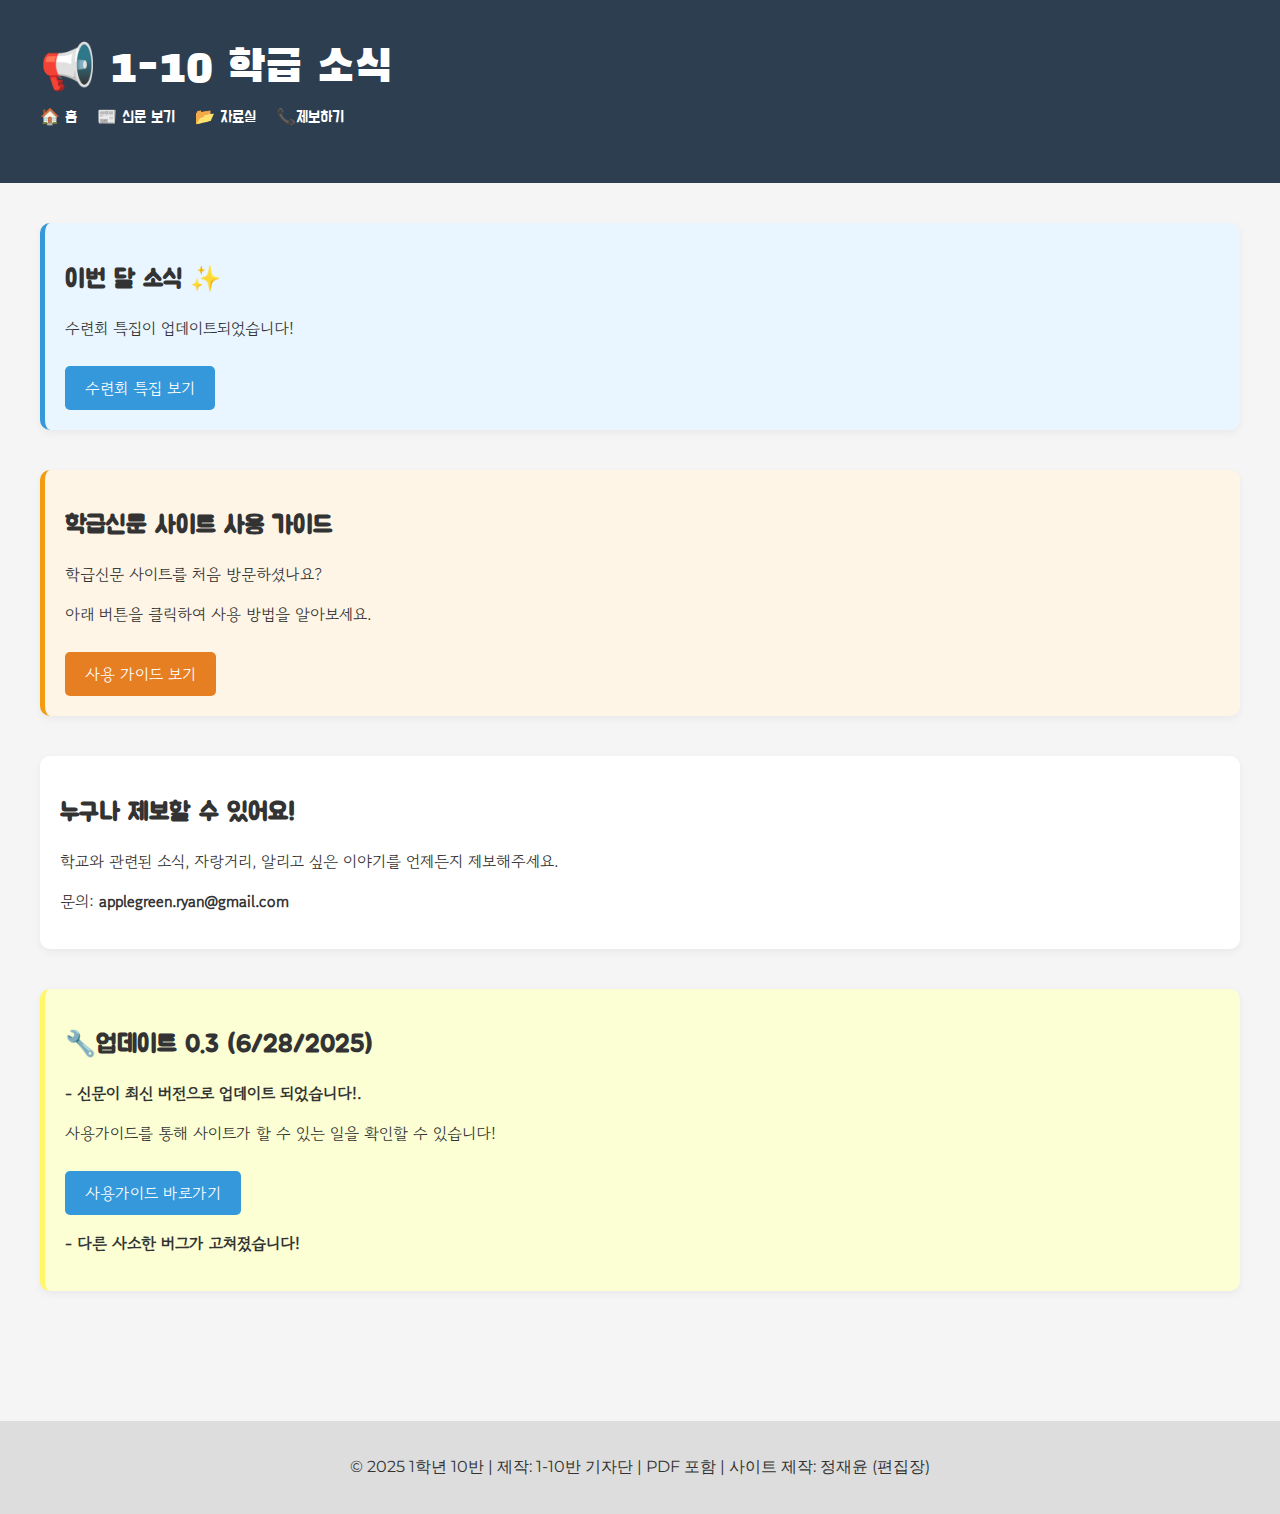
<file: index.html>
<!DOCTYPE html>
<html lang="ko">
<head>
  <meta charset="UTF-8">
  <title>뉴스 홈</title>
  <link rel="preconnect" href="https://fonts.googleapis.com">
  <link rel="preconnect" href="https://fonts.gstatic.com" crossorigin>
  <link href="https://fonts.googleapis.com/css2?family=Black+Han+Sans&family=Do+Hyeon&family=Gluten:wght@100..900&family=Gowun+Batang&family=Gowun+Dodum&family=Jua&family=Montserrat:ital,wght@0,100..900;1,100..900&family=Raleway:ital,wght@0,100..900;1,100..900&display=swap" rel="stylesheet">
  <link rel="stylesheet" href="home.css">
</head>
<body>
  <header>
    <h1>📢 1-10 학급 소식</h1>
    <nav>
        <ul>
            <li><a href="index.html">🏠 홈</a></li>
            <li><a href="april.html">📰 신문 보기</a></li>
            <li><a href="data.html">📂 자료실</a></li>
            <li><a href="contact.html">📞제보하기</a></li>
        </ul>
      </nav>
  </header>

  <main>
    
    <section class="highlight">
      <h2>이번 달 소식 ✨</h2>
      <p>수련회 특집이 업데이트되었습니다!</p>
      <a class="btn" href="april.html">수련회 특집 보기</a>
    </section>

    <section class="tut">
      <h2>학급신문 사이트 사용 가이드</h2>
      <p>학급신문 사이트를 처음 방문하셨나요?</p>
      <p>아래 버튼을 클릭하여 사용 방법을 알아보세요.</p>
      <a class="btn" href="tutorial.html">사용 가이드 보기</a>
    </section>

    <section class="about">
      <h2>누구나 제보할 수 있어요!</h2>
      <p>학교와 관련된 소식, 자랑거리, 알리고 싶은 이야기를 언제든지 제보해주세요.</p>
      <p>문의: <strong>applegreen.ryan@gmail.com</strong></p>
    </section>

    <section class="upd">
      <h2>🔧업데이트 0.3 (6/28/2025)</h2>
      <p><strong>- 신문이 최신 버전으로 업데이트 되었습니다!.</strong></p>
      <p>사용가이드를 통해 사이트가 할 수 있는 일을 확인할 수 있습니다!</p>
      <a class="btn" href="tutorial.html">사용가이드 바로가기</a>
      <p><strong>- 다른 사소한 버그가 고쳐졌습니다!</strong></p>
    </section>
  </main>

  <footer>
    <p>&copy; 2025 1학년 10반 | 제작: 1-10반 기자단 | PDF 포함 | 사이트 제작: 정재윤 (편집장)</p>
  </footer>
</body>
</html>
</file>
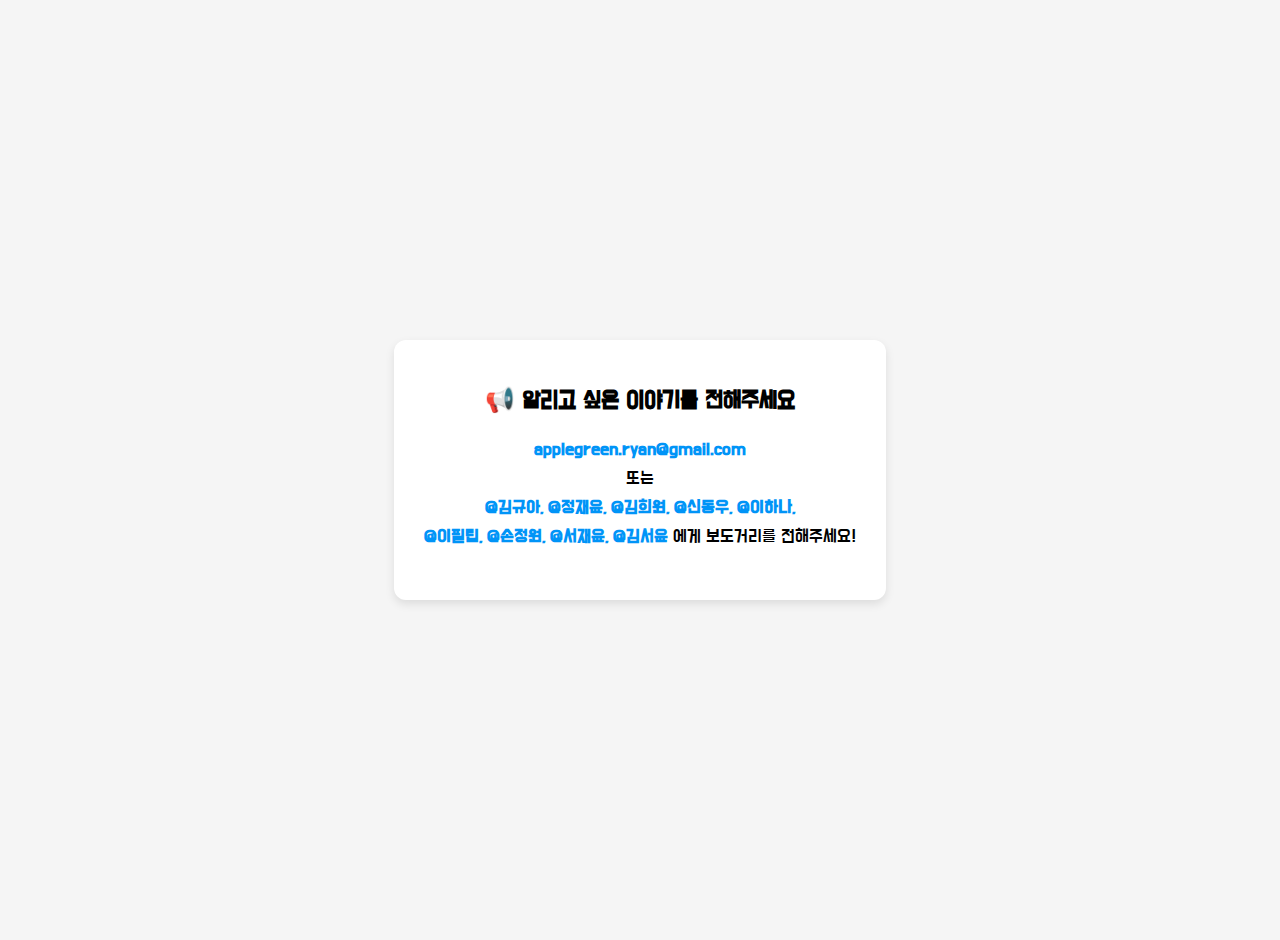
<file: contact.html>
<!DOCTYPE html>
<html lang="en">
<head>
  <meta charset="UTF-8">
  <title>Send Us News</title>
  <link rel="preconnect" href="https://fonts.googleapis.com">
<link rel="preconnect" href="https://fonts.gstatic.com" crossorigin>
<link href="https://fonts.googleapis.com/css2?family=Black+Han+Sans&family=Do+Hyeon&family=Gluten:wght@100..900&family=Jua&family=Montserrat:ital,wght@0,100..900;1,100..900&family=Raleway:ital,wght@0,100..900;1,100..900&display=swap" rel="stylesheet">
  <style>
    body {
      font-family: "Do Hyeon", sans-serif;
      margin: 0;
      height: 100vh;
      display: flex;
      justify-content: center;
      align-items: center;
      background-color: #f5f5f5;
      text-align: center;
      padding: 20px;
    }
    .container {
      background: white;
      padding: 30px;
      border-radius: 12px;
      box-shadow: 0 4px 10px rgba(0,0,0,0.1);
    }
    h1 {
      margin-bottom: 20px;
      font-size: 24px;
    }
    p {
      font-size: 18px;
      line-height: 1.6;
    }
    .highlight {
      font-weight: bold;
      color: #0094f7;
    }
  </style>
</head>
<body>
  <div class="container">
    <h1>📢 알리고 싶은 이야기를 전해주세요</h1>
    <p>
       <span class="highlight">applegreen.ryan@gmail.com</span><br>
      또는<br>
      <span class="highlight">@김규아, @정재윤, @김희원, @신동우, @이하나, <br>
      @이필립, @손정원, @서재윤, @김서윤</span>
      <span>에게 보도거리를 전해주세요!</span>
</file>
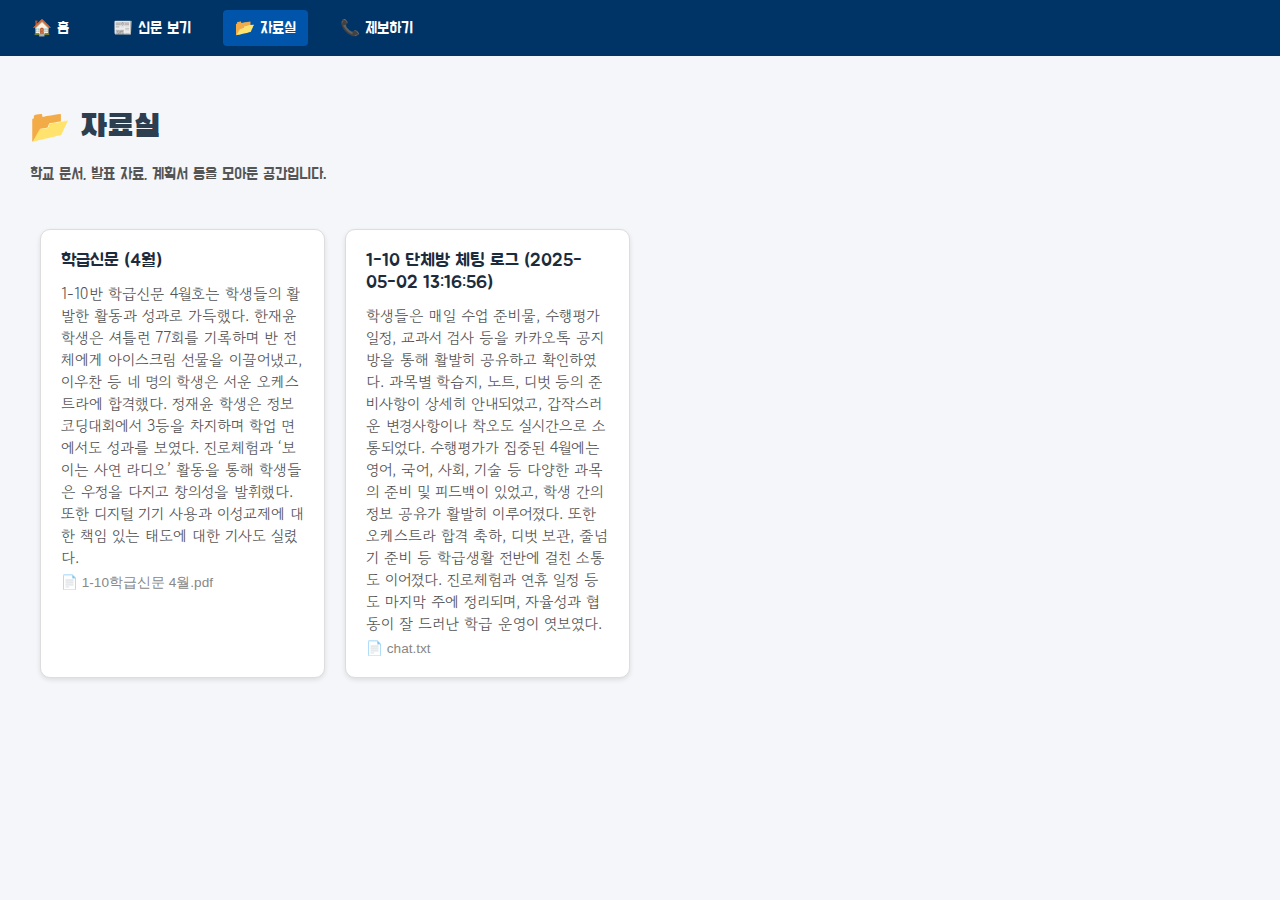
<file: data.html>
<!DOCTYPE html>
<html lang="ko">
<head>
  <meta charset="UTF-8" />
  <title>📂 자료실</title>
  <link rel="stylesheet" href="data.css" />
  <link rel="preconnect" href="https://fonts.googleapis.com">
<link rel="preconnect" href="https://fonts.gstatic.com" crossorigin>
<link href="https://fonts.googleapis.com/css2?family=Black+Han+Sans&family=Do+Hyeon&family=Gowun+Dodum&family=Jua&family=Montserrat:ital,wght@0,100..900;1,100..900&family=Turret+Road:wght@200;300;400;500;700;800&display=swap" rel="stylesheet">
</head>
<body>
  <nav class="navbar">
    <a href="index.html">🏠 홈</a>
    <a href="april.html">📰 신문 보기</a>
    <a href="data.html" class="active">📂 자료실</a>
    <a href="contact.html">📞 제보하기</a>
  </nav>

  <main>
    <header>
      <h1>📂 자료실</h1>
      <p class="desc">학교 문서, 발표 자료, 계획서 등을 모아둔 공간입니다.</p>
    </header>

    <div class="file-grid">
      <div class="file-box" ondblclick="openPDF('files/1-10학급신문 4월 copy.pdf')">
        <h3>학급신문 (4월)</h3>
        <p>1-10반 학급신문 4월호는 학생들의 활발한 활동과 성과로 가득했다. 한재윤 학생은 셔틀런 77회를 기록하며 반 전체에게 아이스크림 선물을 이끌어냈고, 이우찬 등 네 명의 학생은 서운 오케스트라에 합격했다. 정재윤 학생은 정보코딩대회에서 3등을 차지하며 학업 면에서도 성과를 보였다. 진로체험과 ‘보이는 사연 라디오’ 활동을 통해 학생들은 우정을 다지고 창의성을 발휘했다. 또한 디지털 기기 사용과 이성교제에 대한 책임 있는 태도에 대한 기사도 실렸다.        </p>
        <span>📄 1-10학급신문 4월.pdf</span>
      </div>
      <div class="file-box" ondblclick="openPDF('files/chat.txt')">
        <h3>1-10 단체방 체팅 로그 (2025-05-02 13:16:56)</h3>
        <p>학생들은 매일 수업 준비물, 수행평가 일정, 교과서 검사 등을 카카오톡 공지방을 통해 활발히 공유하고 확인하였다. 과목별 학습지, 노트, 디벗 등의 준비사항이 상세히 안내되었고, 갑작스러운 변경사항이나 착오도 실시간으로 소통되었다. 수행평가가 집중된 4월에는 영어, 국어, 사회, 기술 등 다양한 과목의 준비 및 피드백이 있었고, 학생 간의 정보 공유가 활발히 이루어졌다. 또한 오케스트라 합격 축하, 디벗 보관, 줄넘기 준비 등 학급생활 전반에 걸친 소통도 이어졌다. 진로체험과 연휴 일정 등도 마지막 주에 정리되며, 자율성과 협동이 잘 드러난 학급 운영이 엿보였다.</p>
        <span>📄 chat.txt</span>
      </div>
    </div>

    <section id="pdfViewer" class="pdf-viewer hidden">
      <div class="pdf-header">
        <button onclick="closePDF()">❌ 닫기</button>
      </div>
      <iframe id="pdfFrame" width="100%" height="1000px"></iframe>
    </section>
  </main>

  <script>
    function openPDF(path) {
      document.getElementById('pdfViewer').classList.remove('hidden');
      document.getElementById('pdfFrame').src = path;
    }

    function closePDF() {
      document.getElementById('pdfViewer').classList.add('hidden');
      document.getElementById('pdfFrame').src = '';
    }
  </script>
</body>
</html>
</file>
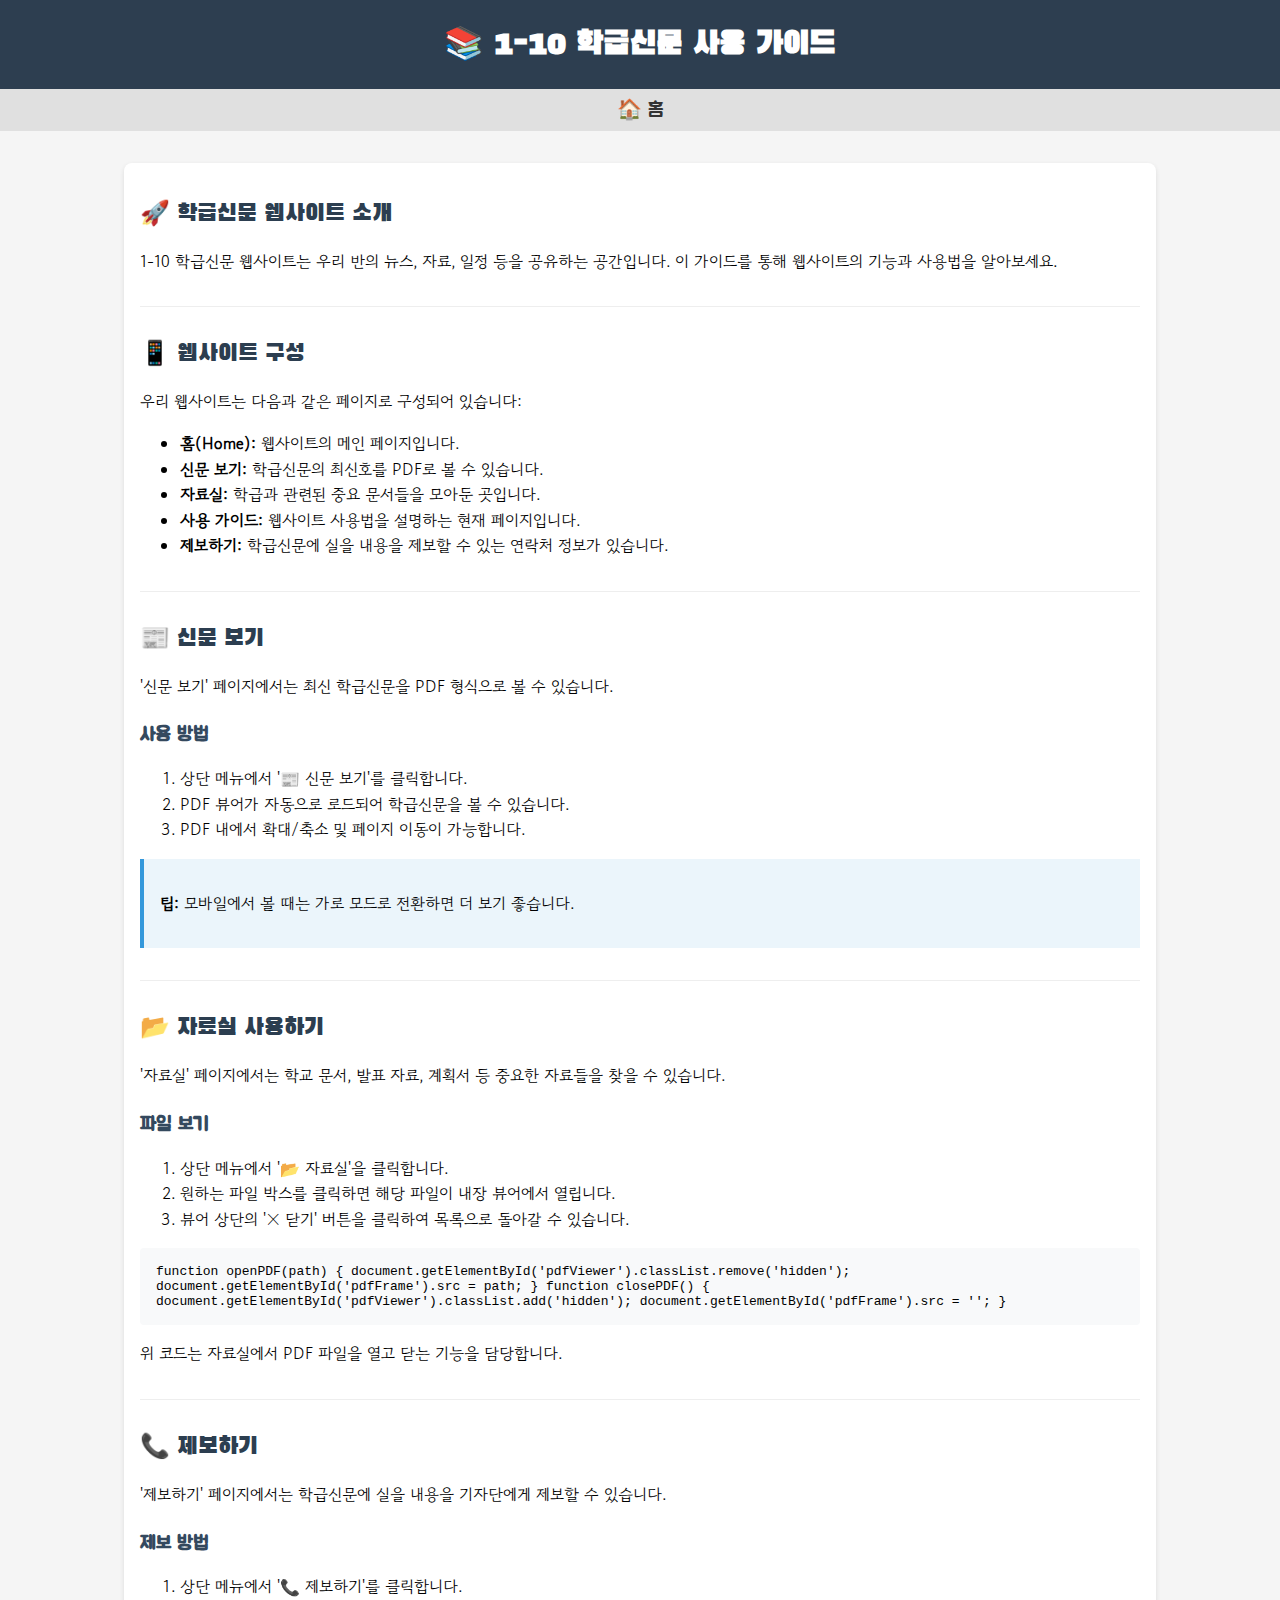
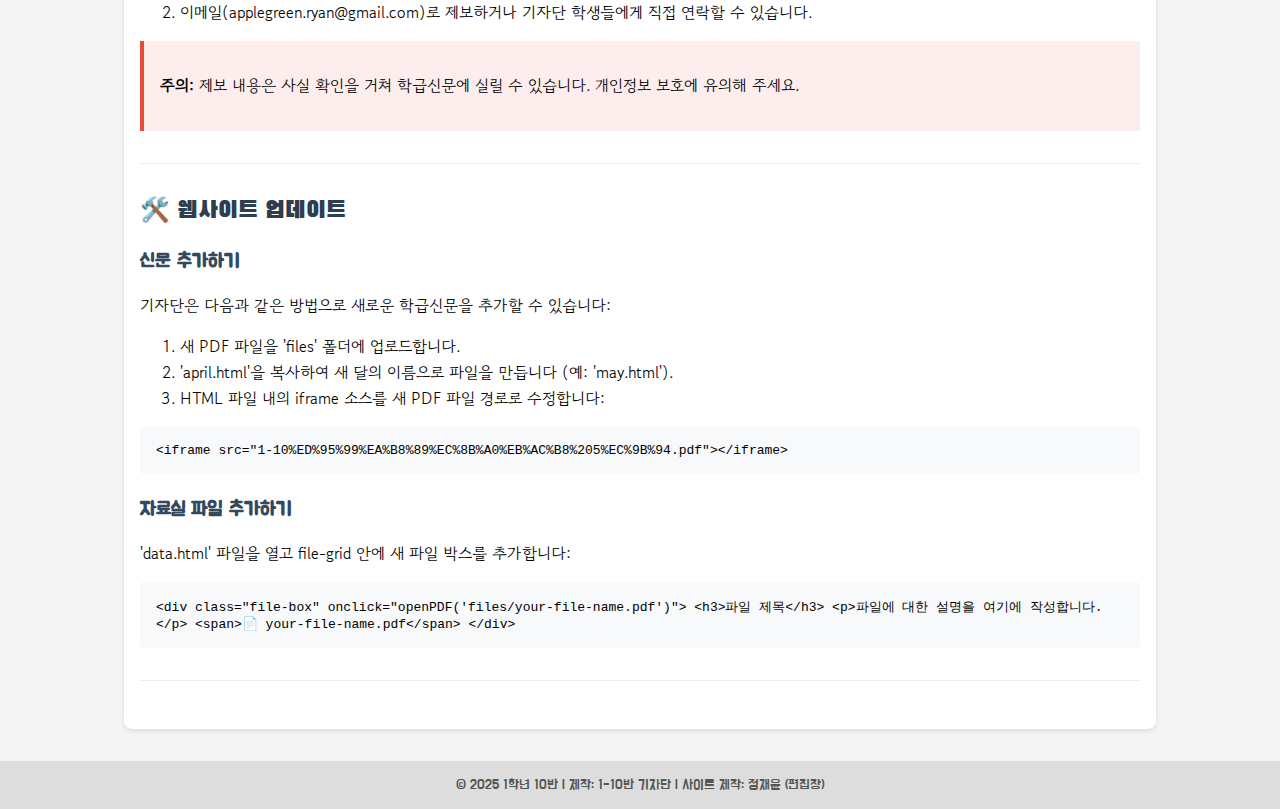
<file: tutorial.html>
<!DOCTYPE html>
<html lang="ko">
<head>
  <meta charset="UTF-8">
  <title>1-10 학급신문 사용 가이드</title>
  <style>
    body {
      margin: 0;
      font-family: 'Noto Sans KR', sans-serif;
      background-color: #f5f5f5;
    }
    header {
      background-color: #2d3e50;
      font-family: "Black Han Sans", sans-serif !important; 
      color: white;
      padding: 1.5rem;
      text-align: center;
    }
    header h1 {
      margin: 0;
      font-size: 2rem;
    }
    nav {
      display: flex;
      background: #e0e0e0;
      padding: 0.5rem 1rem;
      justify-content: space-between;
     text-align: center;
    }
    nav a {
      text-decoration: none;
      color: #333;
      margin: 0 1rem;
      font-family: "Jua";
      font-size: 20px;
      justify-content: center;
    }
    nav a.active {
      font-weight: bold;
      color: #0055aa;
    }
    .container {
      max-width: 1000px;
      margin: 2rem auto;
      padding: 1rem;
      background: white;
      border-radius: 8px;
      box-shadow: 0 2px 5px rgba(0,0,0,0.1);
    }
    .tutorial-section {
      margin-bottom: 2rem;
      padding-bottom: 1rem;
      border-bottom: 1px solid #eee;
    }
    .tutorial-section h2 {
      color: #2c3e50;
      font-family: "Black Han Sans", sans-serif;
      font-weight: normal;
    }
    .tutorial-section h3 {
      color: #34495e;
      font-family: "Jua", sans-serif;
      margin-top: 1.5rem;
    }
    .tutorial-section p, .tutorial-section ul, .tutorial-section ol {
      font-family: "Gowun Dodum", sans-serif;
      line-height: 1.6;
    }
    .code-block {
      background: #f8f9fa;
      padding: 1rem;
      border-radius: 4px;
      overflow-x: auto;
      font-family: monospace;
      margin: 1rem 0;
    }
    .tip-box {
      background: #ebf5fb;
      border-left: 4px solid #3498db;
      padding: 1rem;
      margin: 1rem 0;
    }
    .warning-box {
      background: #fdedec;
      border-left: 4px solid #e74c3c;
      padding: 1rem;
      margin: 1rem 0;
    }
    img.tutorial-img {
      max-width: 100%;
      margin: 1rem 0;
      border: 1px solid #ddd;
      border-radius: 4px;
    }
    footer {
      text-align: center;
      background: #ddd;
      padding: 1rem;
      font-size: 0.85rem;
      color: #555;
      font-family: "Do Hyeon", sans-serif;
    }
  </style>
  <link rel="preconnect" href="https://fonts.googleapis.com">
  <link rel="preconnect" href="https://fonts.gstatic.com" crossorigin>
  <link href="https://fonts.googleapis.com/css2?family=Black+Han+Sans&family=Do+Hyeon&family=Gluten:wght@100..900&family=Gowun+Dodum&family=Jua&family=Montserrat:ital,wght@0,100..900;1,100..900&family=Raleway:ital,wght@0,100..900;1,100..900&display=swap" rel="stylesheet">
</head>
<body>
  <header>
    <h1>📚 1-10 학급신문 사용 가이드</h1>
  </header>
  <nav>
    <a href="index.html" style="margin: 0 auto;">🏠 홈</a>
  </nav>

  <div class="container">
    <div class="tutorial-section">
      <h2>🚀 학급신문 웹사이트 소개</h2>
      <p>1-10 학급신문 웹사이트는 우리 반의 뉴스, 자료, 일정 등을 공유하는 공간입니다. 이 가이드를 통해 웹사이트의 기능과 사용법을 알아보세요.</p>
    </div>

    <div class="tutorial-section">
      <h2>📱 웹사이트 구성</h2>
      <p>우리 웹사이트는 다음과 같은 페이지로 구성되어 있습니다:</p>
      <ul>
        <li><strong>홈(Home):</strong> 웹사이트의 메인 페이지입니다.</li>
        <li><strong>신문 보기:</strong> 학급신문의 최신호를 PDF로 볼 수 있습니다.</li>
        <li><strong>자료실:</strong> 학급과 관련된 중요 문서들을 모아둔 곳입니다.</li>
        <li><strong>사용 가이드:</strong> 웹사이트 사용법을 설명하는 현재 페이지입니다.</li>
        <li><strong>제보하기:</strong> 학급신문에 실을 내용을 제보할 수 있는 연락처 정보가 있습니다.</li>
      </ul>
    </div>

    <div class="tutorial-section">
      <h2>📰 신문 보기</h2>
      <p>'신문 보기' 페이지에서는 최신 학급신문을 PDF 형식으로 볼 수 있습니다.</p>
      <h3>사용 방법</h3>
      <ol>
        <li>상단 메뉴에서 '📰 신문 보기'를 클릭합니다.</li>
        <li>PDF 뷰어가 자동으로 로드되어 학급신문을 볼 수 있습니다.</li>
        <li>PDF 내에서 확대/축소 및 페이지 이동이 가능합니다.</li>
      </ol>
      <div class="tip-box">
        <p><strong>팁:</strong> 모바일에서 볼 때는 가로 모드로 전환하면 더 보기 좋습니다.</p>
      </div>
    </div>

    <div class="tutorial-section">
      <h2>📂 자료실 사용하기</h2>
      <p>'자료실' 페이지에서는 학교 문서, 발표 자료, 계획서 등 중요한 자료들을 찾을 수 있습니다.</p>
      <h3>파일 보기</h3>
      <ol>
        <li>상단 메뉴에서 '📂 자료실'을 클릭합니다.</li>
        <li>원하는 파일 박스를 클릭하면 해당 파일이 내장 뷰어에서 열립니다.</li>
        <li>뷰어 상단의 '❌ 닫기' 버튼을 클릭하여 목록으로 돌아갈 수 있습니다.</li>
      </ol>
      <div class="code-block">
function openPDF(path) {
  document.getElementById('pdfViewer').classList.remove('hidden');
  document.getElementById('pdfFrame').src = path;
}

function closePDF() {
  document.getElementById('pdfViewer').classList.add('hidden');
  document.getElementById('pdfFrame').src = '';
}
      </div>
      <p>위 코드는 자료실에서 PDF 파일을 열고 닫는 기능을 담당합니다.</p>
    </div>

    <div class="tutorial-section">
      <h2>📞 제보하기</h2>
      <p>'제보하기' 페이지에서는 학급신문에 실을 내용을 기자단에게 제보할 수 있습니다.</p>
      <h3>제보 방법</h3>
      <ol>
        <li>상단 메뉴에서 '📞 제보하기'를 클릭합니다.</li>
        <li>이메일(applegreen.ryan@gmail.com)로 제보하거나 기자단 학생들에게 직접 연락할 수 있습니다.</li>
      </ol>
      <div class="warning-box">
        <p><strong>주의:</strong> 제보 내용은 사실 확인을 거쳐 학급신문에 실릴 수 있습니다. 개인정보 보호에 유의해 주세요.</p>
      </div>
    </div>

    <div class="tutorial-section">
      <h2>🛠️ 웹사이트 업데이트</h2>
      <h3>신문 추가하기</h3>
      <p>기자단은 다음과 같은 방법으로 새로운 학급신문을 추가할 수 있습니다:</p>
      <ol>
        <li>새 PDF 파일을 'files' 폴더에 업로드합니다.</li>
        <li>'april.html'을 복사하여 새 달의 이름으로 파일을 만듭니다 (예: 'may.html').</li>
        <li>HTML 파일 내의 iframe 소스를 새 PDF 파일 경로로 수정합니다:</li>
      </ol>
      <div class="code-block">
&lt;iframe src="1-10%ED%95%99%EA%B8%89%EC%8B%A0%EB%AC%B8%205%EC%9B%94.pdf"&gt;&lt;/iframe&gt;
      </div>
      <h3>자료실 파일 추가하기</h3>
      <p>'data.html' 파일을 열고 file-grid 안에 새 파일 박스를 추가합니다:</p>
      <div class="code-block">
&lt;div class="file-box" onclick="openPDF('files/your-file-name.pdf')"&gt;
  &lt;h3&gt;파일 제목&lt;/h3&gt;
  &lt;p&gt;파일에 대한 설명을 여기에 작성합니다.&lt;/p&gt;
  &lt;span&gt;📄 your-file-name.pdf&lt;/span&gt;
&lt;/div&gt;
      </div>
    </div>
  </div>

  <footer>
    &copy; 2025 1학년 10반 | 제작: 1-10반 기자단 | 사이트 제작: 정재윤 (편집장)
  </footer>
</body>
</html>
</file>
<file: home.css>
body {
    font-family: 'Segoe UI', sans-serif;
    margin: 0;
    padding: 0;
    background: #f5f5f5;
    color: #333;
  }
  
  header {
    background: #2c3e50;
    color: white;
    padding: 40px 40px;
  }
  
  header h1 {
    margin: 0;
    font-family: "Black Han Sans", sans-serif;
    font-weight: normal;
    font-size: 45px;
  }
  
  nav ul {
    list-style: none;
    padding: 0;
    display: flex;
    gap: 20px;
    margin-top: 10px;

  }
  
  nav a {
    color: white;
    text-decoration: none;
    font-family: "Do Hyeon";
    font-weight: 500;
  }
  
  main {
    padding: 40px;
  }
  
  section {
    margin-bottom: 40px;
    background: white;
    padding: 20px;
    border-radius: 10px;
    box-shadow: 0 3px 8px rgba(0,0,0,0.05);
  }
  
  .highlight {
    background-color: #eaf6ff;
    border-left: 5px solid #3498db;
  }

  .upd {
      background-color: #fbffd3;
      border-left: 5px solid #fff768;
  }
  
  .btn {
    display: inline-block;
    margin-top: 10px;
    padding: 10px 20px;
    background: #3498db;
    color: white;
    border-radius: 5px;
    text-decoration: none;
  }
  
  footer {
    background: #ddd;
    text-align: center;
    padding: 20px;
    margin-top: 50px;
  }
  
  footer p {
    font-family: "Montserrat", sans-serif;
  }

  section h2 {
    font-family: "Jua";
    font-weight: 600;
    font-size: 25px;
}

section {
    font-family: "Gowun Dodum", sans-serif;
}
  
.tut {
  background-color: #fff5e6;
  border-left: 5px solid #f39c12;
}

.tut .btn {
  display: inline-block;
  margin-top: 10px;
  padding: 10px 20px;
  background: #e67e22;
  color: white;
  border-radius: 5px;
  text-decoration: none;
}
</file>
<file: data.css>
body {
  font-family: 'Segoe UI', sans-serif;
  background: #f4f6f9;
  margin: 0;
  padding: 0;
}

nav.navbar {
  background-color: #003366;
  padding: 10px 20px;
  display: flex;
  gap: 20px;
}

nav.navbar a {
  color: #ffffff;
  text-decoration: none;
  padding: 8px 12px;
  border-radius: 4px;
  transition: background-color 0.2s ease;
  font-family: "Do Hyeon", sans-serif !important;
}

nav.navbar a:hover,
nav.navbar a.active {
  background-color: #0055aa;
}

main {
  padding: 30px;
}

h1 {
  color: #2c3e50;
  margin-bottom: 10px;
  font-family: "Black Han Sans", sans-serif;
  font-weight: normal !important;
}

.desc {
  color: #555;
  margin-bottom: 25px;
}

.file-grid {
  display: grid;
  grid-template-columns: repeat(auto-fill, minmax(280px, 1fr));
  gap: 20px;
  width: 100%;
  box-sizing: border-box;
  padding: 20px 10px;
}

.file-box {
  background: white;
  border: 1px solid #ddd;
  padding: 20px;
  border-radius: 10px;
  box-shadow: 0 2px 5px rgba(0,0,0,0.1);
  cursor: pointer;
  transition: transform 0.2s, background-color 0.3s;
  box-sizing: border-box; 
  min-width: 0; 
}

.file-box:hover {
  background-color: #f0f8ff;
  transform: scale(1.02);
}

.file-box h3 {
  margin: 0 0 10px;
  font-size: 1.1rem;
  color: #1c2c3c;
  font-family: "Jua", sans-serif;
  font-weight: 400;
  font-style: normal;
}

.file-box p {
  color: #555;
  font-size: 0.95rem;
  margin: 0 0 5px;
  font-family: "Gowun Dodum", sans-serif;
}

.file-box span {
  font-size: 0.85rem;
  color: #888;
}

.pdf-viewer {
  margin-top: 40px;
  padding-top: 20px;
  border-top: 2px solid #ccc;
}

.pdf-header {
  text-align: right;
  margin-bottom: 10px;
}

.pdf-header button {
  background: #e74c3c;
  border: none;
  color: white;
  padding: 6px 12px;
  font-weight: bold;
  border-radius: 4px;
  cursor: pointer;
}

.hidden {
  display: none;
}

header p {
  font-family: "Do Hyeon", sans-serif;
  font-weight: 400;
  font-style: normal;
}
</file>
